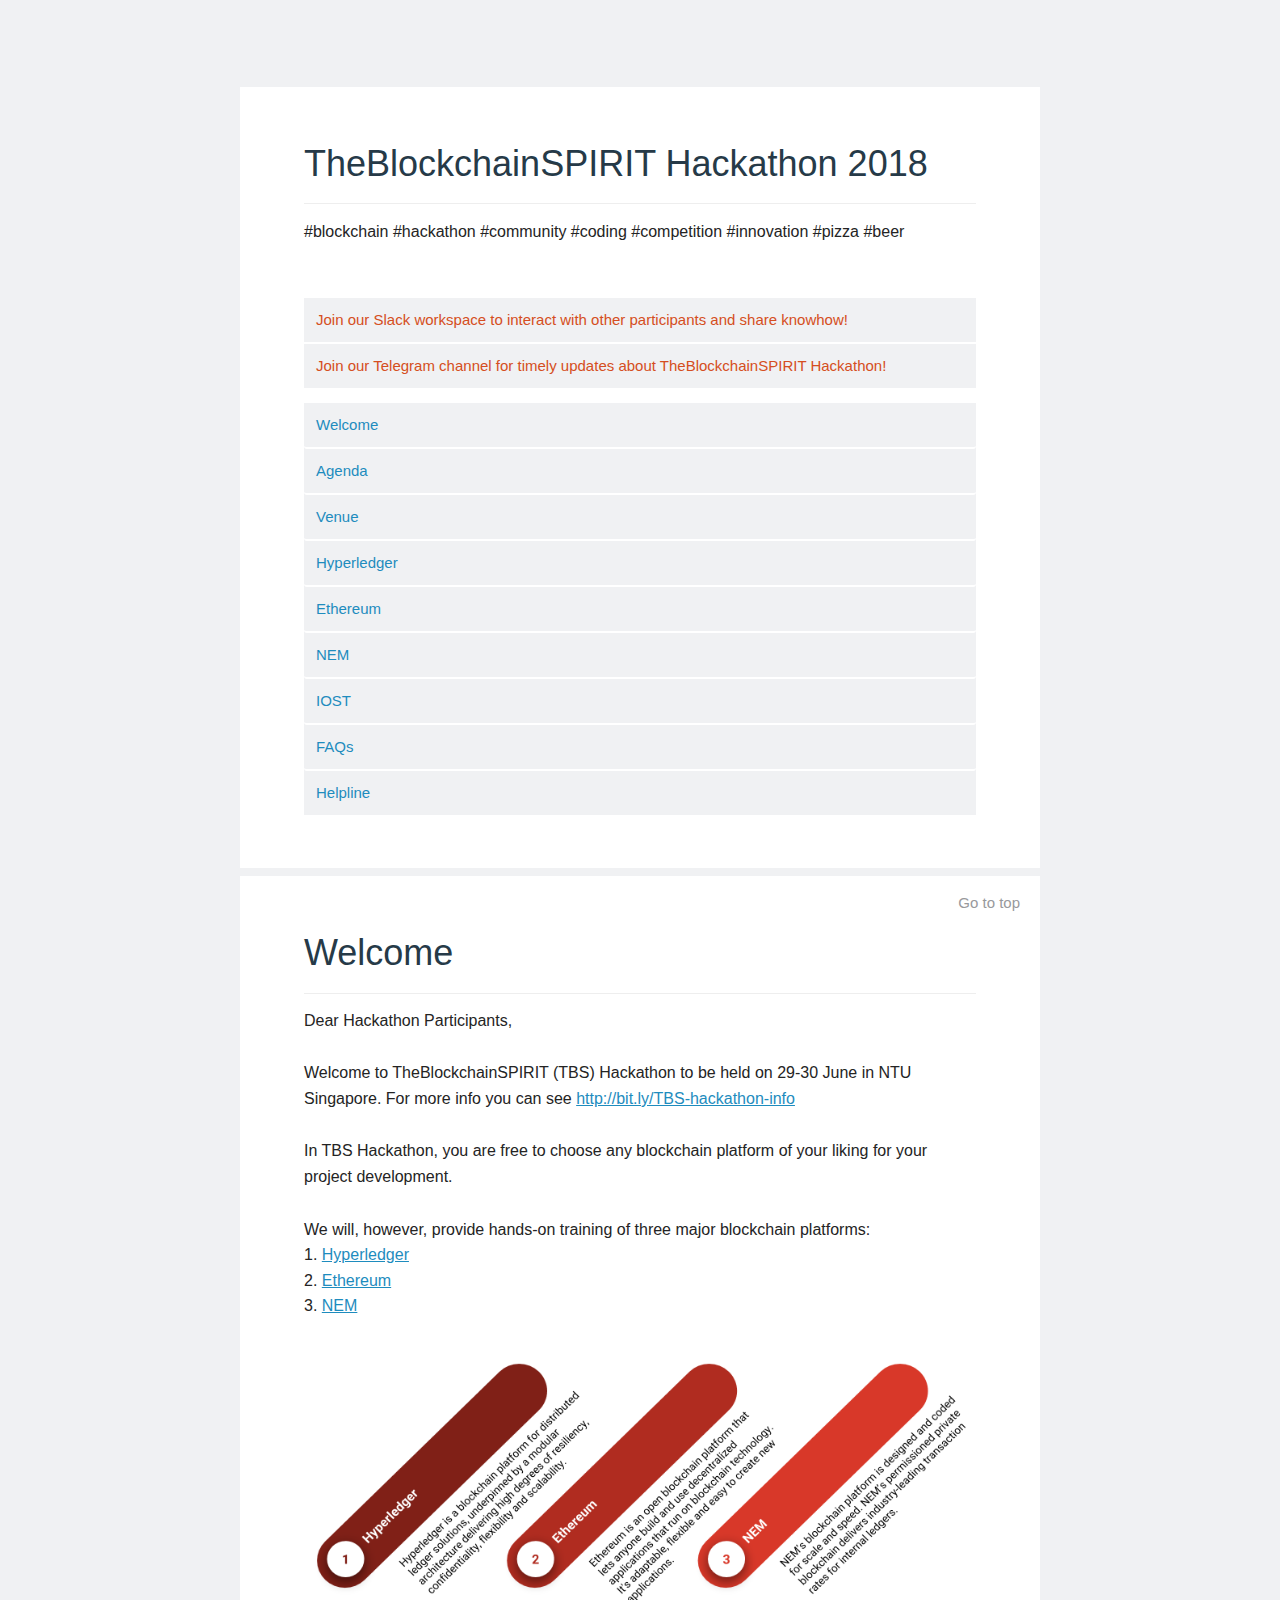
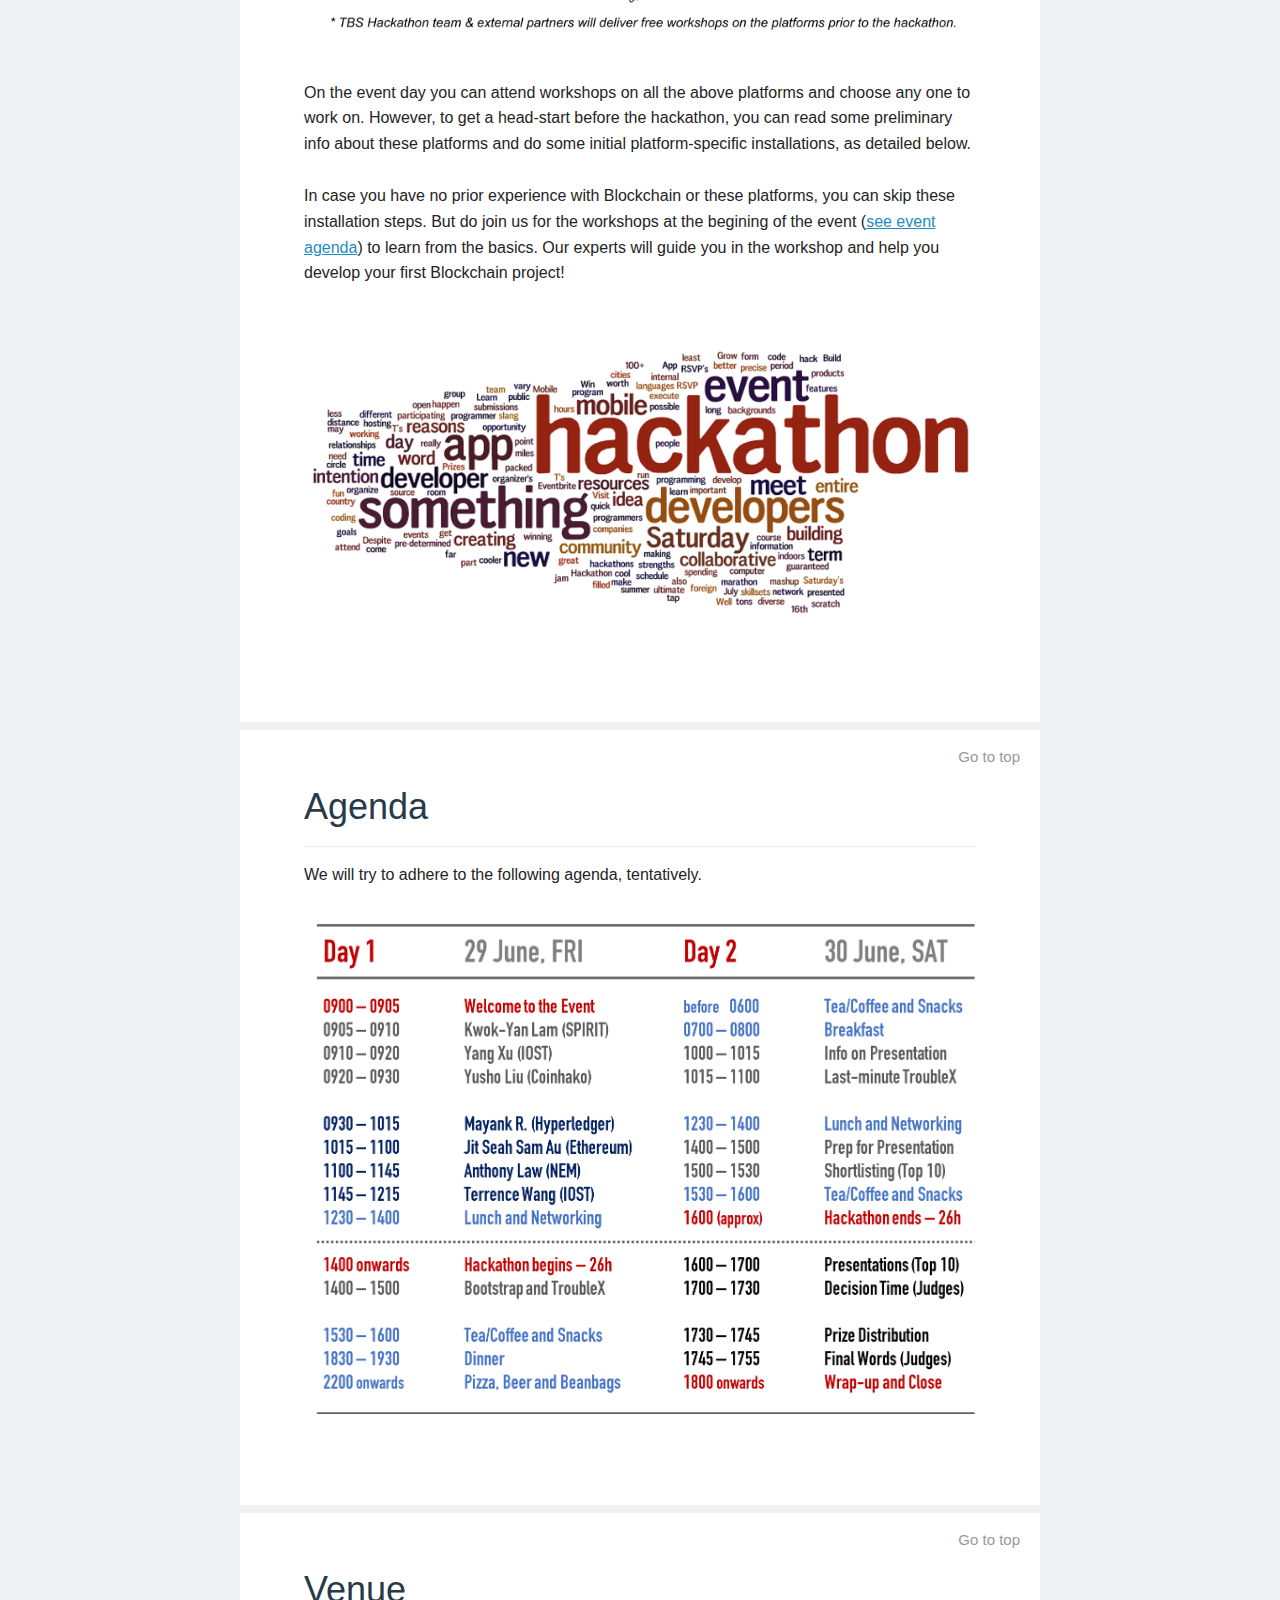
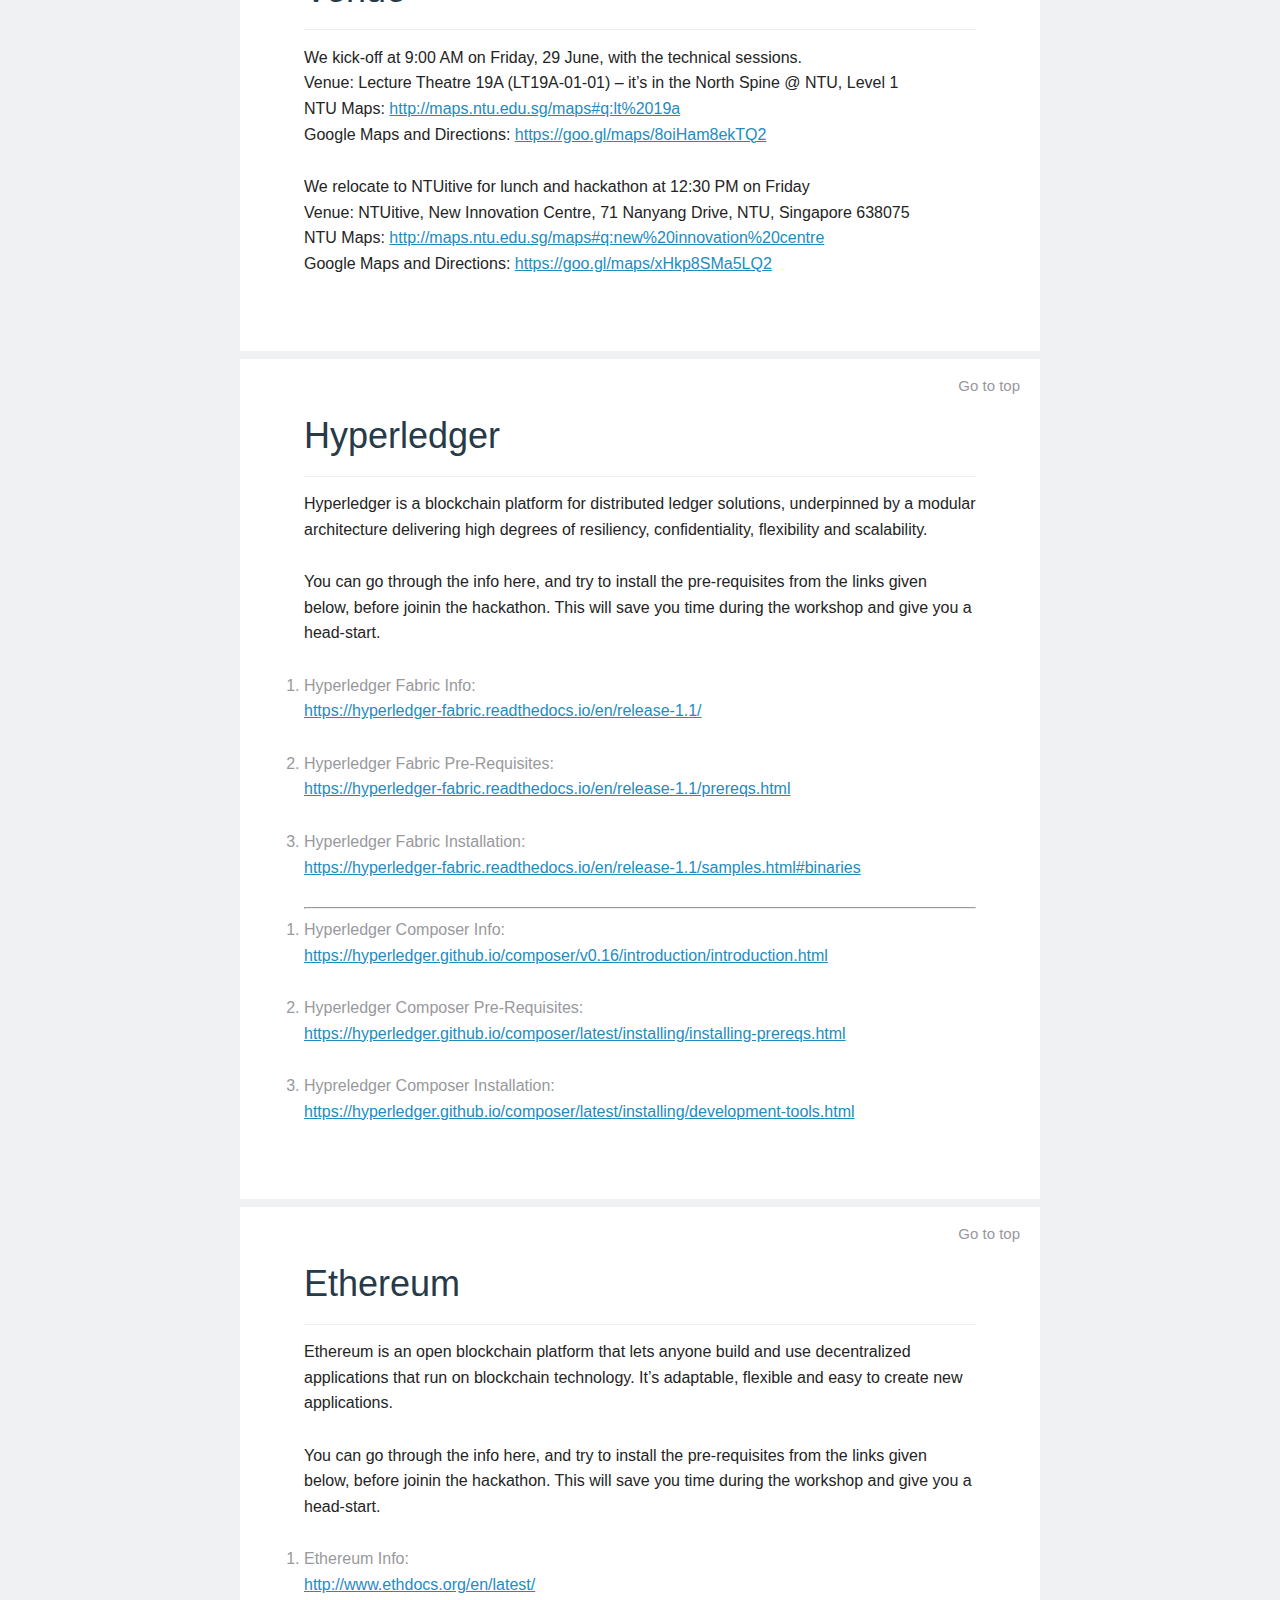
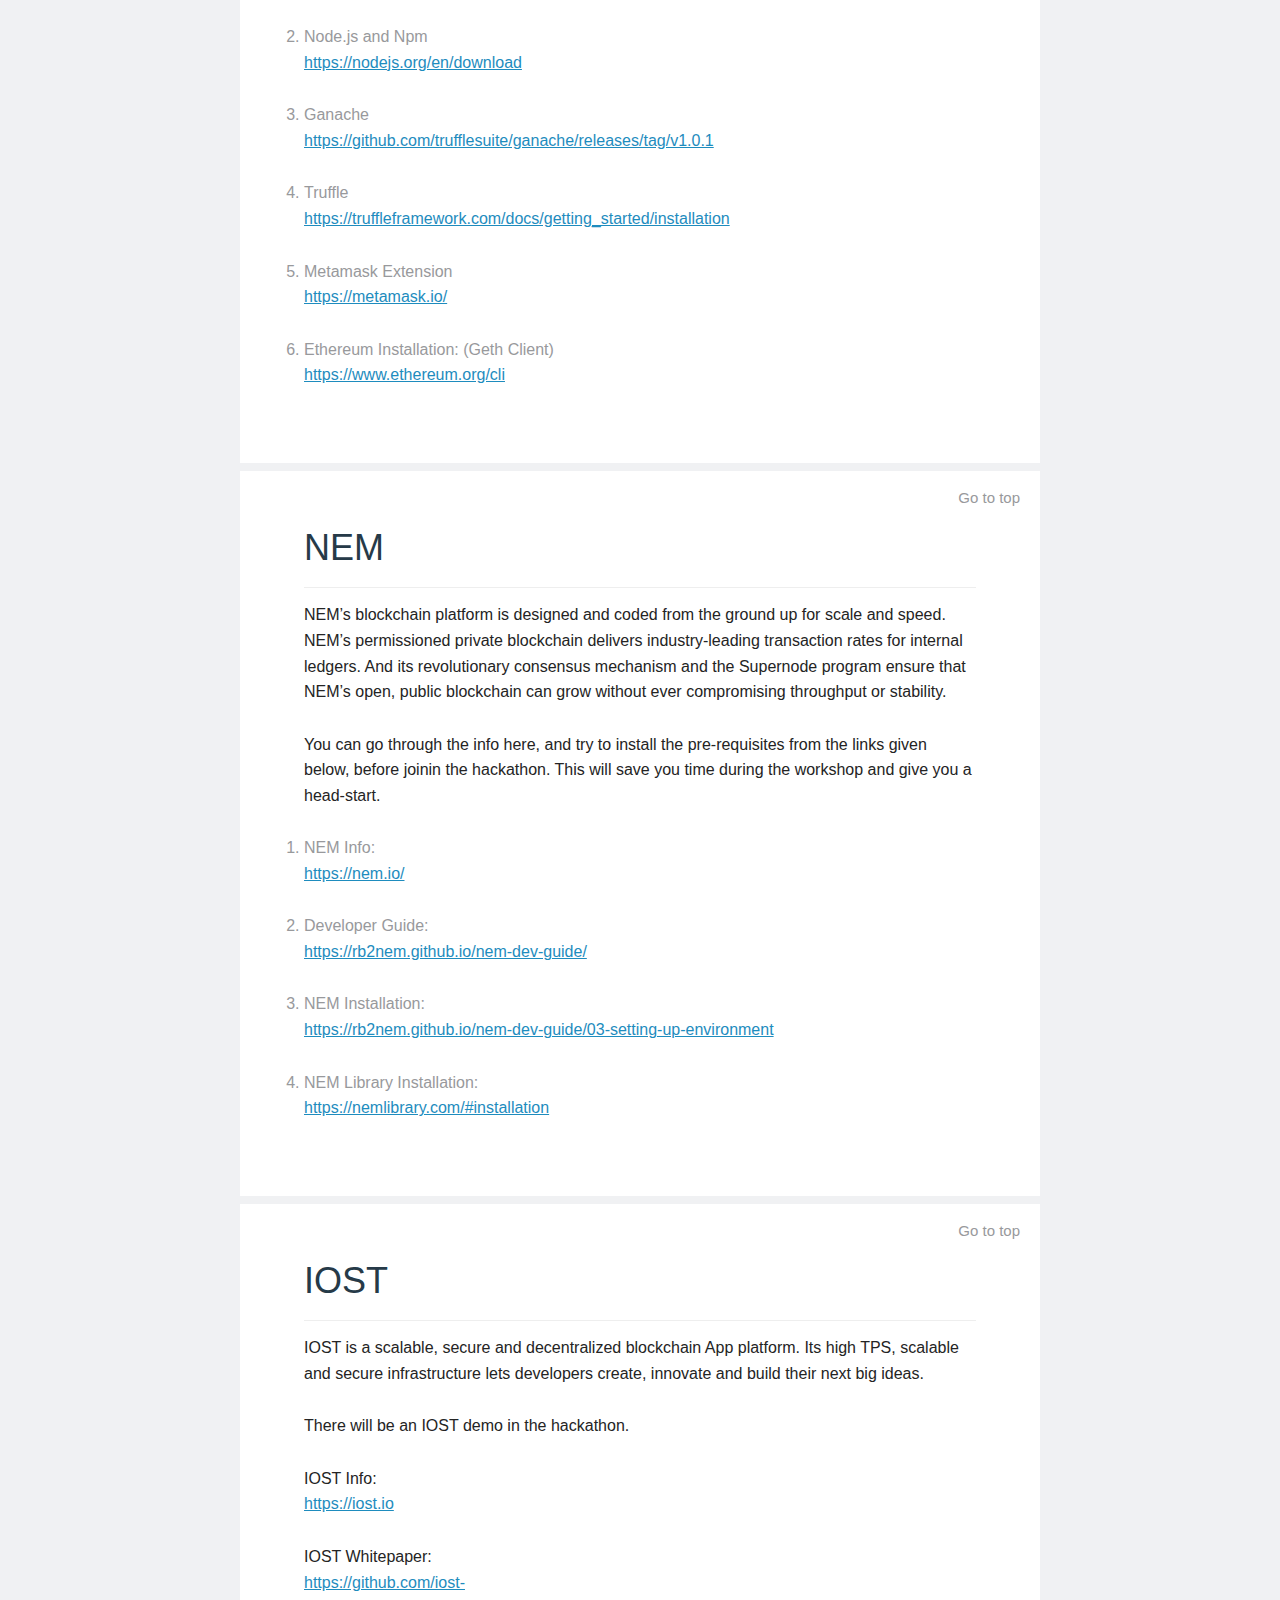
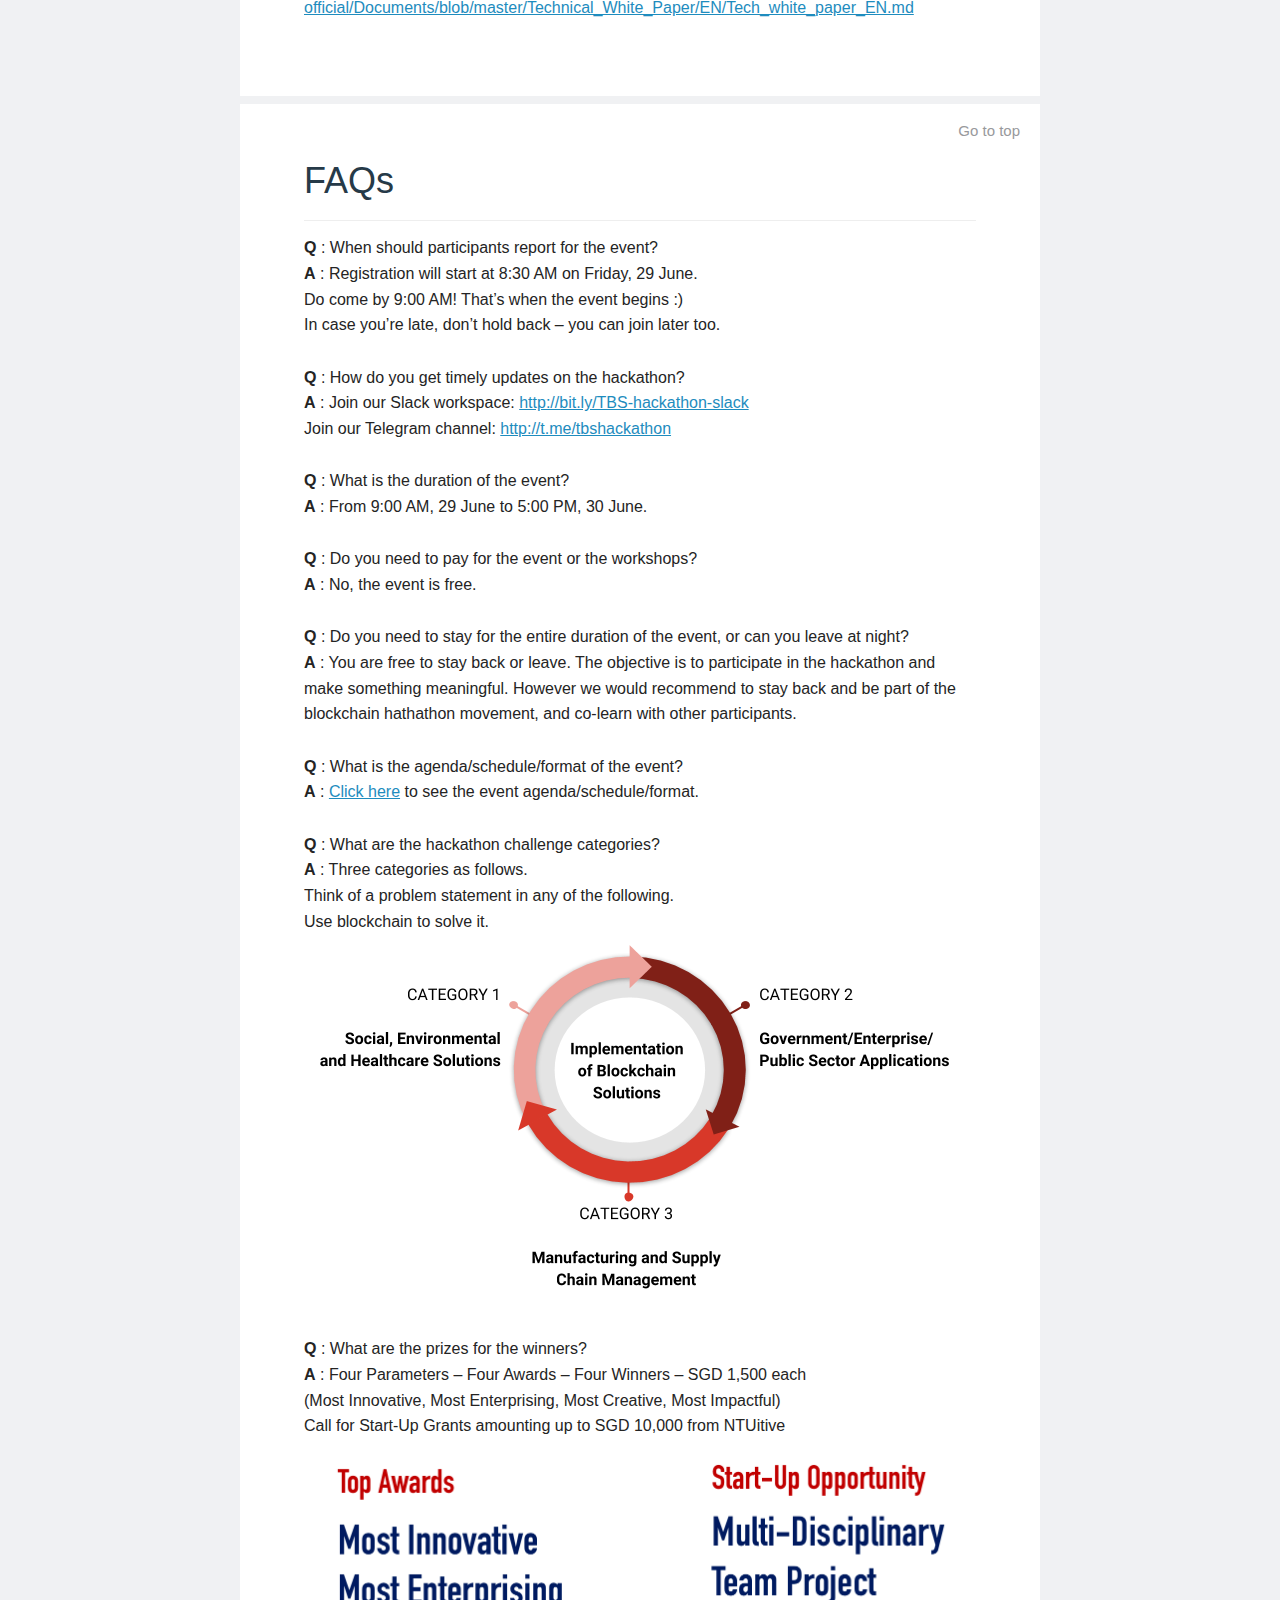
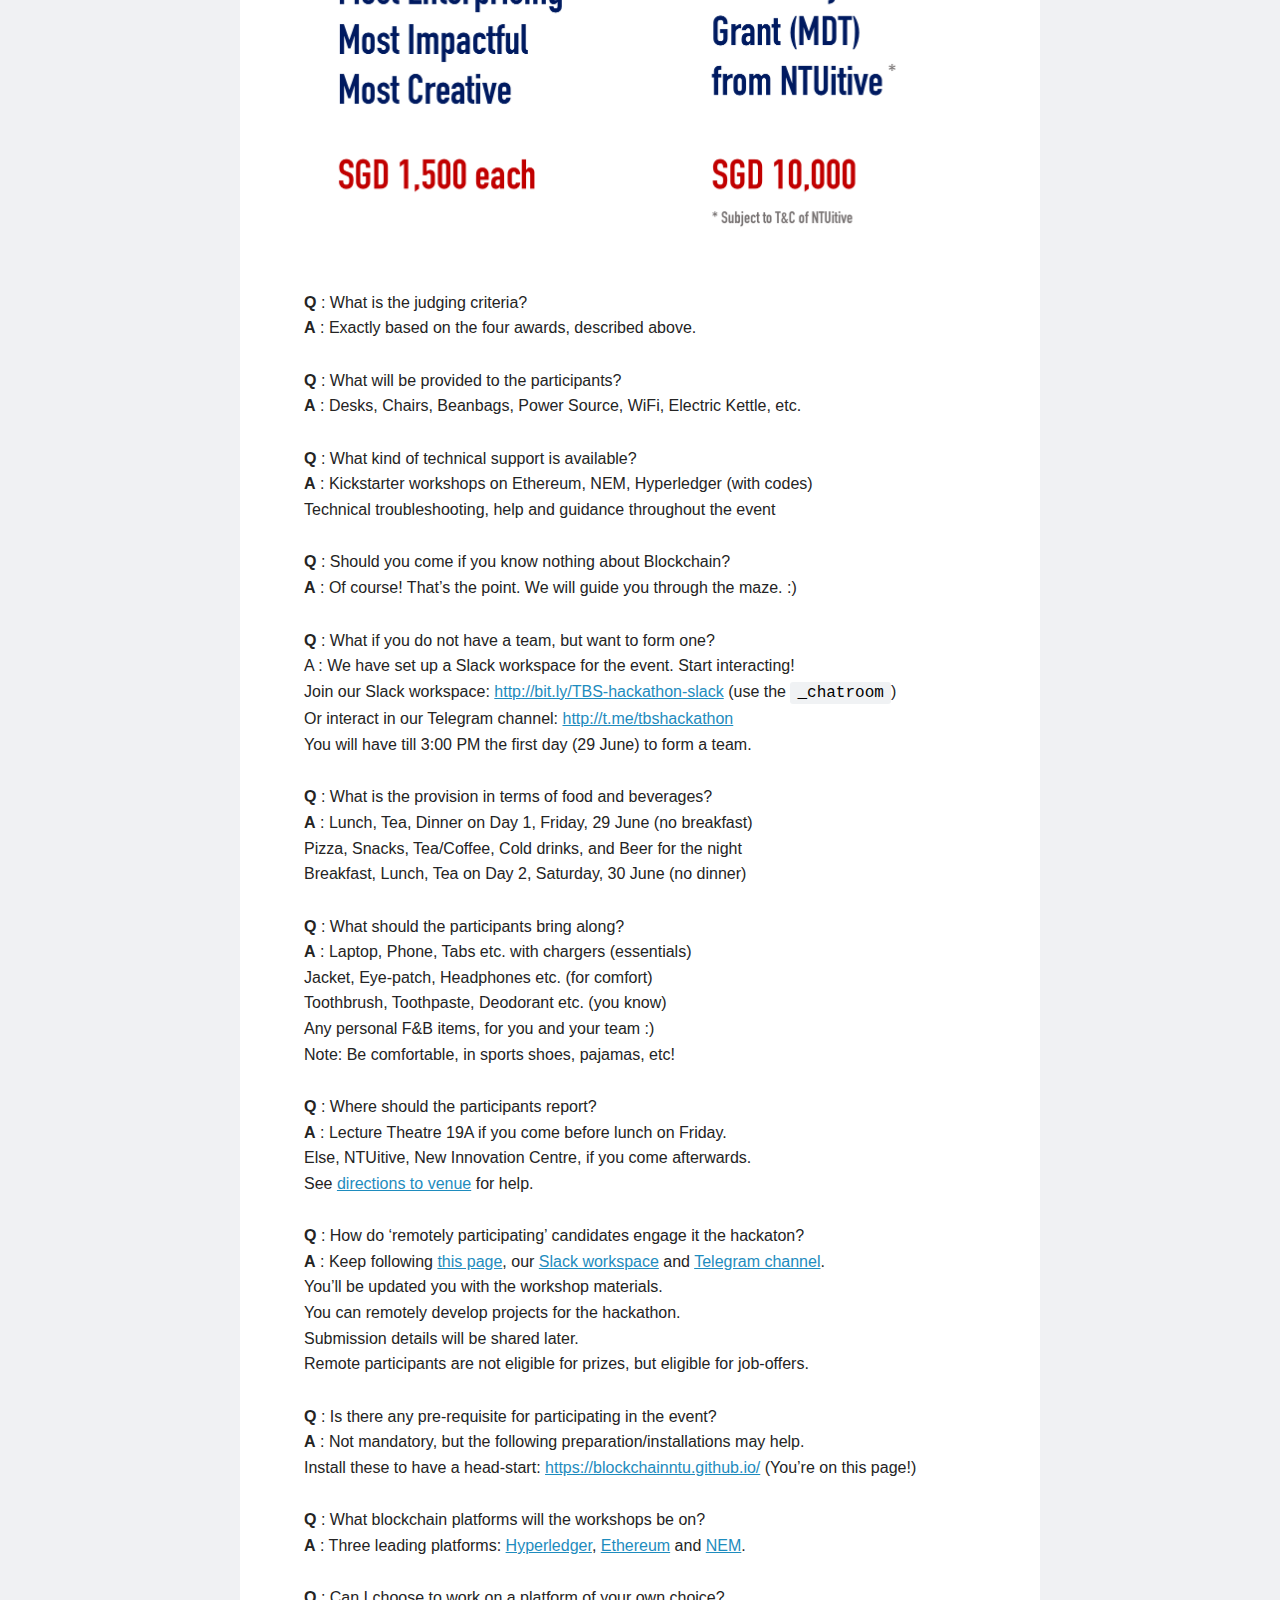
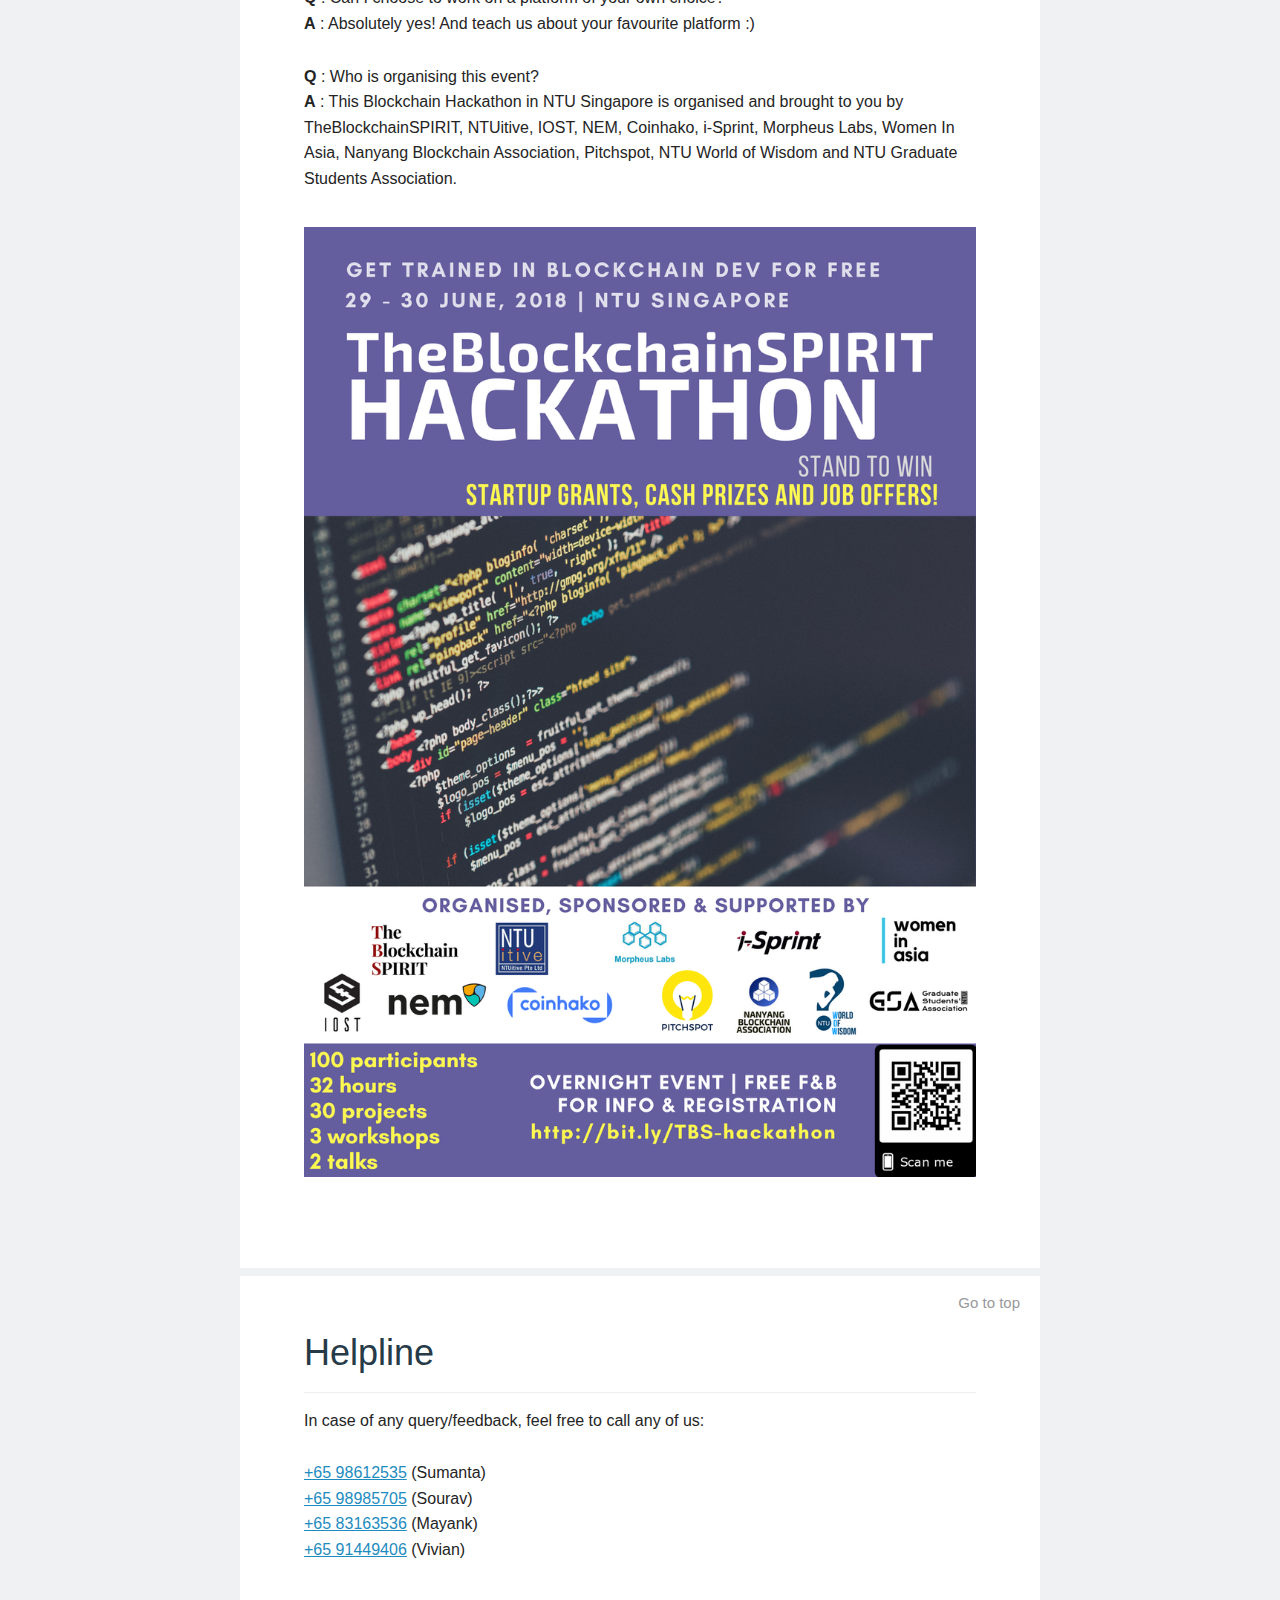
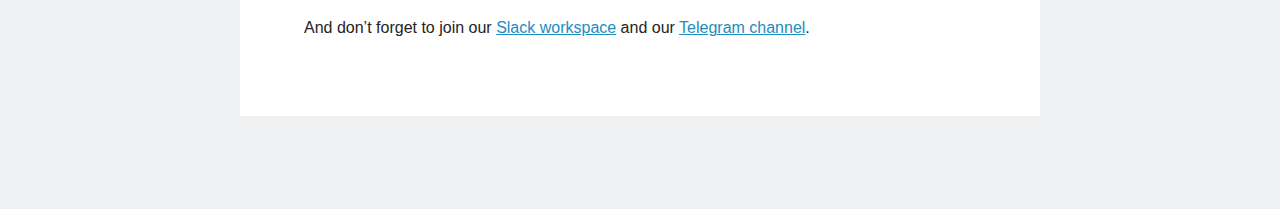
<file: index.html>
<!DOCTYPE html>
<html id="html" lang="en-us">
<head>
    <meta http-equiv="content-type" content="text/html;charset=utf-8">
    <meta name="viewport" content="width=device-width"/>
    <title>TheBlockchainSPIRIT Hackathon 2018</title>
    <meta name="description" content="A Blockchain Hackathon in NTU Singapore organised and brought to you by TheBlockchainSPIRIT, NTUitive, IOST, NEM, Coinhako, i-Sprint, Morpheus Labs, Women In Asia, Nanyang Blockchain Association, Pitchspot, NTU World of Wisdom and NTU Graduate Students Association.">
    <meta name="author" content="Sumanta Bose">
    <meta name="generator" content="Hugo 0.40.2" />
    <style type="text/css">
    body, div, dl, dt, dd, ul, ol, li, h1, h2, h3, h4, h5, h6, pre, form, fieldset, input, textarea, p, blockquote, th, td {
        margin: 0;
        padding: 0;
    }
    * {-webkit-box-sizing: border-box; -moz-box-sizing: border-box; box-sizing: border-box;}
    :before, :after {-webkit-box-sizing: border-box; -moz-box-sizing: border-box; box-sizing: border-box;}
    img, object, embed {max-width: 100%; height: auto;}
    object, embed {height: 100%;}
    img { margin: 1.25% 0; -ms-interpolation-mode: bicubic; }
    html {
        background-color: #F0F1F3;
        padding: 2%;
    }
    body {
        font-size: 16px;
        line-height: 1.6;
        font-family: -apple-system, BlinkMacSystemFont, "Segoe UI", Roboto, Helvetica, Arial, sans-serif, "Apple Color Emoji", "Segoe UI Emoji", "Segoe UI Symbol";
        color: #242424;
        max-width: 800px;
        margin: 5% auto;
       
    }
    body::after {
        clear: both;
        content: "";
        display: table;
    }
    header {
        margin-bottom: 8%;
    }
    footer {
        text-align: center;
    }
    h1, h2, h3, h4, h5, h1 a {
        color: #263A48;
        font-weight: 500;
        text-decoration: none;
    }
    h1, h2 {
        font-size: 36px;
        padding-bottom: 0.3em;
        margin-bottom: 0.4em;
        border-bottom: 1px solid #eee
    }
    h2 {
        font-size: 22px;
        padding-bottom: 0.6em;
        margin-bottom: 0.6em;
        margin-top: 2.5em;
    }
    h3 {
        font-size: 18px;
        margin-bottom: 0.3em;
    }
    h1 small a {
        color: #98999C;
        font-size: 15px;
        font-weight: normal;
        float: right;
        position: absolute;
        top: 15px;
        right: 20px;
    }
    section {
        background: #fff;
        margin-bottom: 1%;
        position: relative;
        padding: 6% 8%;
    }
    blockquote {
        border-left: 3px solid #d54e21;
        font-size: 16px;
        padding: 0 0 0 20px;
        color: #d54e21;
    }
    blockquote a {
        color: #d54e21;
        font-weight: 500;
    }
    blockquote code {
        color: #d54e21;
    }
    code, cite {
        background-color: #F0F2F4;
        border-radius: 3px;
        color: #000;
        font: monospace;
        padding: 2px 7px;
    }
    a {
        color: #1e8cbe;
        text-decoration: underline;
    }
    a:hover {
        color: #d54e21;
    }
    ul {
        list-style: none;
    }
    ol {
        list-style: number;
    }
    ol li {
        color: #98999C;
        margin-bottom: 5px;
    }
    ol li:last-child {
        margin-bottom: 0;
    }
    p, ul, ol, blockquote  {
        margin-bottom: 4%;
    }
    ul ul {
        padding-top: 0;
        margin-bottom: 0;
        margin-left: 4%;
    }
    ul ul li:before {
        content: '-';
        display: inline-block;
        padding-right: 2%;
    }

    ul.col-2 {
        color: #98999C;
        -webkit-column-count: 2;
        -moz-column-count: 2;
        column-count: 2;
        -webkit-column-gap: 20px;
        -moz-column-gap: 20px;
        column-gap: 20px;
    }

    @media screen and (min-width: 500px) {
        ul.col-2 {
            -webkit-column-count: 3;
            -moz-column-count: 3;
            column-count: 3;
            -webkit-column-gap: 20px;
            -moz-column-gap: 20px;
            column-gap: 20px;
        }
    }
    nav {
        background: #F0F1F3;
        min-width: 215px;
        margin-bottom: 5px;
        margin-top: 15px;
    }
    nav:first-of-type a {
        color: #d54e21;
        border-radius: 0;
    }
    nav:first-of-type a:hover {
        color: #d54e21;
    }
    nav:first-of-type a:before {
        background-color: #d54e21;
    }
    nav.affix {
        position: fixed;
        top: 20px;
    }
    nav.affix-bottom {
        position: absolute;
    }
    nav a {
        border-radius: 3px;
        font-size: 15px;
        display: block;
        cursor: pointer;
        font-weight: 500;
        position: relative;
        text-decoration: none; 
        padding: 10px 12px;
        width: 100%;
        padding-right: 3px;
        border-bottom: 2px solid #fff;
    }
    nav a:before {
        content: '';
        width: 4px;
        display: block;
        left: 0;
        position: absolute;
        height: 100%;
        display: none;
        background: #1e8cbe;
        top: 0;
    }
    nav a:hover {
        background-color: #E6E8EA;
        color: #1e8cbe;
        text-decoration: underline;
    }   
    nav a:hover:before {
        display: block;
    }
    nav a:last-of-type {
        border-bottom: none;
    }
    .gist {
        margin-top: 5.1%;
        margin-bottom: 5%;
    }
    @media screen and (max-width: 1050px) {
        body {
            margin: 0 auto;
        }
    }
    @media screen and (max-width: 767px) {
        header span {
            display: none;
        }
        h1 {
            font-size: 26px;
        }
        h2 {
            font-size: 20px;
        }
    }   
    @media screen and (max-width: 514px) {
        p, ul, ol, blockquote  {
            margin-bottom: 8%;
        }
    }
</style>
    <link rel="shortcut icon" href="./favicon.ico" type="image/x-icon" />
</head>

<body>
    <section id="Menu">
        <header>
            <h1>TheBlockchainSPIRIT Hackathon 2018</h1>
            <p>#blockchain #hackathon #community #coding #competition #innovation #pizza #beer</p>
        </header>
        <nav>
        
            <a href="http://bit.ly/TBS-hackathon-slack" target="blank">Join our Slack workspace to interact with other participants and share knowhow!</a>
        
            <a href="http://t.me/tbshackathon" target="blank">Join our Telegram channel for timely updates about TheBlockchainSPIRIT Hackathon!</a>
        
        </nav>
        <nav>
        
            <a href="#welcome">Welcome</a>
        
            <a href="#agenda">Agenda</a>
        
            <a href="#venue">Venue</a>
        
            <a href="#hyperledger">Hyperledger</a>
        
            <a href="#ethereum">Ethereum</a>
        
            <a href="#nem">NEM</a>
        
            <a href="#iost">IOST</a>
        
            <a href="#faqs">FAQs</a>
        
            <a href="#helpline">Helpline</a>
        
        </nav>
    </section>

    

    <section id="welcome">

        <h1><a href="#welcome">Welcome</a><small><a href="#html">Go to top</a></small></h1>

        <p>Dear Hackathon Participants,</p>

<p>Welcome to TheBlockchainSPIRIT (TBS) Hackathon to be held on 29-30 June in NTU Singapore. For more info you can see <a href="http://bit.ly/TBS-hackathon-info">http://bit.ly/TBS-hackathon-info</a></p>

<p>In TBS Hackathon, you are free to choose any blockchain platform of your liking for your project development.</p>

<p>We will, however, provide hands-on training of three major blockchain platforms:<br />
1. <a href="https://www.hyperledger.org">Hyperledger</a><br />
2. <a href="https://ethereum.org">Ethereum</a><br />
3. <a href="http://nem.io">NEM</a></p>

<p><img src="platforms.png" alt="" title="Hackathon Blockchian Platforms" /></p>

<p>On the event day you can attend workshops on all the above platforms and choose any one to work on. However, to get a head-start before the hackathon, you can read some preliminary info about these platforms and do some initial platform-specific installations, as detailed below.</p>

<p>In case you have no prior experience with Blockchain or these platforms, you can skip these installation steps. But do join us for the workshops at the begining of the event (<a href="#agenda">see event agenda</a>) to learn from the basics. Our experts will guide you in the workshop and help you develop your first Blockchain project!</p>

<!-- ![](https://cdn-images-1.medium.com/max/1600/1*aM1KkhdoJH503iWID_WJ8A.png "Hackathon") -->

<p><img src="cloud.png" alt="" title="Hackathon" /></p>


    </section>

    

    <section id="agenda">

        <h1><a href="#agenda">Agenda</a><small><a href="#html">Go to top</a></small></h1>

        <p>We will try to adhere to the following agenda, tentatively.</p>

<!-- Day 1, 29 June -- 09:00 to 12:30 -- Technical Session (Workshops)
Day 1, 29 June -- 12:30 to 15:00 -- Lunch, Networking (form teams)
Day 1, 29 June -- after lunch, start to code as soon as you are ready
Day 1, 29 June -- overnight, hack.. hack.. hackathon! Beer & pizza!
Day 2, 30 June -- 10:00 to 11:00 -- Information about Submissions
Day 2, 30 June -- 15:00 to 16:00 -- Judges interact and shortlist
Day 2, 30 June -- 16:00 to 17:30 -- Project (shortlisted) Presentations
Day 2, 30 June -- 17:30 to 18:00 -- Prize Distribution and wrap-up    -->  

<p><img src="/schedule.png" alt="" title="Hackathon Schedule" /></p>


    </section>

    

    <section id="venue">

        <h1><a href="#venue">Venue</a><small><a href="#html">Go to top</a></small></h1>

        <p>We kick-off at 9:00 AM on Friday, 29 June, with the technical sessions.<br />
Venue: Lecture Theatre 19A (LT19A-01-01) &ndash; it&rsquo;s in the North Spine @ NTU, Level 1<br />
NTU Maps: <a href="http://maps.ntu.edu.sg/maps#q:lt%2019a">http://maps.ntu.edu.sg/maps#q:lt%2019a</a><br />
Google Maps and Directions: <a href="https://goo.gl/maps/8oiHam8ekTQ2">https://goo.gl/maps/8oiHam8ekTQ2</a></p>

<p>We relocate to NTUitive for lunch and hackathon at 12:30 PM on Friday<br />
Venue: NTUitive, New Innovation Centre, 71 Nanyang Drive, NTU, Singapore 638075<br />
NTU Maps: <a href="http://maps.ntu.edu.sg/maps#q:new%20innovation%20centre">http://maps.ntu.edu.sg/maps#q:new%20innovation%20centre</a><br />
Google Maps and Directions: <a href="https://goo.gl/maps/xHkp8SMa5LQ2">https://goo.gl/maps/xHkp8SMa5LQ2</a></p>


    </section>

    

    <section id="hyperledger">

        <h1><a href="#hyperledger">Hyperledger</a><small><a href="#html">Go to top</a></small></h1>

        <p>Hyperledger is a blockchain platform for distributed ledger solutions, underpinned by a modular architecture delivering high degrees of resiliency, confidentiality, flexibility and scalability.</p>

<p>You can go through the info here, and try to install the pre-requisites from the links given below, before joinin the hackathon. This will save you time during the workshop and give you a head-start.</p>

<ol>
<li><p>Hyperledger Fabric Info:<br />
<a href="https://hyperledger-fabric.readthedocs.io/en/release-1.1/">https://hyperledger-fabric.readthedocs.io/en/release-1.1/</a></p></li>

<li><p>Hyperledger Fabric Pre-Requisites:<br />
<a href="https://hyperledger-fabric.readthedocs.io/en/release-1.1/prereqs.html">https://hyperledger-fabric.readthedocs.io/en/release-1.1/prereqs.html</a></p></li>

<li><p>Hyperledger Fabric Installation:<br />
<a href="https://hyperledger-fabric.readthedocs.io/en/release-1.1/samples.html#binaries">https://hyperledger-fabric.readthedocs.io/en/release-1.1/samples.html#binaries</a></p></li>
</ol>

<hr />

<ol>
<li><p>Hyperledger Composer Info:<br />
<a href="https://hyperledger.github.io/composer/v0.16/introduction/introduction.html">https://hyperledger.github.io/composer/v0.16/introduction/introduction.html</a></p></li>

<li><p>Hyperledger Composer Pre-Requisites:<br />
<a href="https://hyperledger.github.io/composer/latest/installing/installing-prereqs.html">https://hyperledger.github.io/composer/latest/installing/installing-prereqs.html</a></p></li>

<li><p>Hypreledger Composer Installation:<br />
<a href="https://hyperledger.github.io/composer/latest/installing/development-tools.html">https://hyperledger.github.io/composer/latest/installing/development-tools.html</a></p></li>
</ol>


    </section>

    

    <section id="ethereum">

        <h1><a href="#ethereum">Ethereum</a><small><a href="#html">Go to top</a></small></h1>

        <p>Ethereum is an open blockchain platform that lets anyone build and use decentralized applications that run on blockchain technology. It&rsquo;s adaptable, flexible and easy to create new applications.</p>

<p>You can go through the info here, and try to install the pre-requisites from the links given below, before joinin the hackathon. This will save you time during the workshop and give you a head-start.</p>

<ol>
<li><p>Ethereum Info:<br />
<a href="http://www.ethdocs.org/en/latest/">http://www.ethdocs.org/en/latest/</a></p></li>

<li><p>Node.js and Npm<br />
<a href="https://nodejs.org/en/download">https://nodejs.org/en/download</a></p></li>

<li><p>Ganache<br />
<a href="https://github.com/trufflesuite/ganache/releases/tag/v1.0.1">https://github.com/trufflesuite/ganache/releases/tag/v1.0.1</a></p></li>

<li><p>Truffle<br />
<a href="https://truffleframework.com/docs/getting_started/installation">https://truffleframework.com/docs/getting_started/installation</a></p></li>

<li><p>Metamask Extension<br />
<a href="https://metamask.io/">https://metamask.io/</a></p></li>

<li><p>Ethereum Installation: (Geth Client)<br />
<a href="https://www.ethereum.org/cli">https://www.ethereum.org/cli</a></p></li>
</ol>


    </section>

    

    <section id="nem">

        <h1><a href="#nem">NEM</a><small><a href="#html">Go to top</a></small></h1>

        <p>NEM’s blockchain platform is designed and coded from the ground up for scale and speed. NEM’s permissioned private blockchain delivers industry-leading transaction rates for internal ledgers. And its revolutionary consensus mechanism and the Supernode program ensure that NEM’s open, public blockchain can grow without ever compromising throughput or stability.</p>

<p>You can go through the info here, and try to install the pre-requisites from the links given below, before joinin the hackathon. This will save you time during the workshop and give you a head-start.</p>

<ol>
<li><p>NEM Info:<br />
<a href="https://nem.io/">https://nem.io/</a></p></li>

<li><p>Developer Guide:<br />
<a href="https://rb2nem.github.io/nem-dev-guide/">https://rb2nem.github.io/nem-dev-guide/</a></p></li>

<li><p>NEM Installation:<br />
<a href="https://rb2nem.github.io/nem-dev-guide/03-setting-up-environment">https://rb2nem.github.io/nem-dev-guide/03-setting-up-environment</a></p></li>

<li><p>NEM Library Installation:<br />
<a href="https://nemlibrary.com/#installation">https://nemlibrary.com/#installation</a></p></li>
</ol>


    </section>

    

    <section id="iost">

        <h1><a href="#iost">IOST</a><small><a href="#html">Go to top</a></small></h1>

        <p>IOST is a scalable, secure and decentralized blockchain App platform. Its high TPS, scalable and secure infrastructure lets developers create, innovate and build their next big ideas.</p>

<p>There will be an IOST demo in the hackathon.</p>

<p>IOST Info:<br />
<a href="https://iost.io">https://iost.io</a></p>

<p>IOST Whitepaper:<br />
<a href="https://github.com/iost-official/Documents/blob/master/Technical_White_Paper/EN/Tech_white_paper_EN.md">https://github.com/iost-official/Documents/blob/master/Technical_White_Paper/EN/Tech_white_paper_EN.md</a></p>


    </section>

    

    <section id="faqs">

        <h1><a href="#faqs">FAQs</a><small><a href="#html">Go to top</a></small></h1>

        <p><strong>Q</strong> : When should participants report for the event?<br />
<strong>A</strong> : Registration will start at 8:30 AM on Friday, 29 June.<br />
        Do come by 9:00 AM! That&rsquo;s when the event begins :)<br />
        In case you&rsquo;re late, don&rsquo;t hold back &ndash; you can join later too.</p>

<p><strong>Q</strong> : How do you get timely updates on the hackathon?<br />
<strong>A</strong> : Join our Slack workspace: <a href="http://bit.ly/TBS-hackathon-slack">http://bit.ly/TBS-hackathon-slack</a><br />
        Join our Telegram channel: <a href="http://t.me/tbshackathon">http://t.me/tbshackathon</a></p>

<p><strong>Q</strong> : What is the duration of the event?<br />
<strong>A</strong> : From 9:00 AM, 29 June to 5:00 PM, 30 June.</p>

<p><strong>Q</strong> : Do you need to pay for the event or the workshops?<br />
<strong>A</strong> : No, the event is free.</p>

<p><strong>Q</strong> : Do you need to stay for the entire duration of the event, or can you leave at night?<br />
<strong>A</strong> : You are free to stay back or leave. The objective is to participate in the hackathon and make something meaningful. However we would recommend to stay back and be part of the blockchain hathathon movement, and co-learn with other participants.</p>

<p><strong>Q</strong> : What is the agenda/schedule/format of the event?<br />
<strong>A</strong> : <a href="http://localhost:1313/#agenda">Click here</a> to see the event agenda/schedule/format.</p>

<p><strong>Q</strong> : What are the hackathon challenge categories?<br />
<strong>A</strong> : Three categories as follows.<br />
        Think of a problem statement in any of the following.<br />
        Use blockchain to solve it.<br />
        <img src="challenge.png" alt="" title="Challenge Categories" /></p>

<p><strong>Q</strong> : What are the prizes for the winners?<br />
<strong>A</strong> : Four Parameters &ndash; Four Awards &ndash; Four Winners &ndash; SGD 1,500 each<br />
     (Most Innovative, Most Enterprising, Most Creative, Most Impactful)<br />
     Call for Start-Up Grants amounting up to SGD 10,000 from NTUitive<br />
     <img src="awards-opportunities.png" alt="" title="Awards and Opportunities" /></p>

<p><strong>Q</strong> : What is the judging criteria?<br />
<strong>A</strong> : Exactly based on the four awards, described above.</p>

<p><strong>Q</strong> : What will be provided to the participants?<br />
<strong>A</strong> : Desks, Chairs, Beanbags, Power Source, WiFi, Electric Kettle, etc.</p>

<p><strong>Q</strong> : What kind of technical support is available?<br />
<strong>A</strong> : Kickstarter workshops on Ethereum, NEM, Hyperledger (with codes)<br />
     Technical troubleshooting, help and guidance throughout the event</p>

<p><strong>Q</strong> : Should you come if you know nothing about Blockchain?<br />
<strong>A</strong> : Of course! That&rsquo;s the point. We will guide you through the maze. :)</p>

<p><strong>Q</strong> : What if you do not have a team, but want to form one?<br />
A : We have set up a Slack workspace for the event. Start interacting!<br />
     Join our Slack workspace: <a href="http://bit.ly/TBS-hackathon-slack">http://bit.ly/TBS-hackathon-slack</a> (use the <code>_chatroom</code>)<br />
     Or interact in our Telegram channel: <a href="http://t.me/tbshackathon">http://t.me/tbshackathon</a><br />
     You will have till 3:00 PM the first day (29 June) to form a team.</p>

<p><strong>Q</strong> : What is the provision in terms of food and beverages?<br />
<strong>A</strong> : Lunch, Tea, Dinner on Day 1, Friday, 29 June (no breakfast)<br />
     Pizza, Snacks, Tea/Coffee, Cold drinks, and Beer for the night<br />
     Breakfast, Lunch, Tea on Day 2, Saturday, 30 June (no dinner)</p>

<p><strong>Q</strong> : What should the participants bring along?<br />
<strong>A</strong> : Laptop, Phone, Tabs etc. with chargers (essentials)<br />
     Jacket, Eye-patch, Headphones etc. (for comfort)<br />
     Toothbrush, Toothpaste, Deodorant etc. (you know)<br />
     Any personal F&amp;B items, for you and your team :)<br />
     Note: Be comfortable, in sports shoes, pajamas, etc!</p>

<p><strong>Q</strong> : Where should the participants report?<br />
<strong>A</strong> : Lecture Theatre 19A if you come before lunch on Friday.<br />
     Else, NTUitive, New Innovation Centre, if you come afterwards.<br />
     See <a href="#venue">directions to venue</a> for help.</p>

<p><strong>Q</strong> : How do &lsquo;remotely participating&rsquo; candidates engage it the hackaton?<br />
<strong>A</strong> : Keep following <a href="#">this page</a>, our <a href="http://bit.ly/TBS-hackathon-slack">Slack workspace</a> and <a href="http://t.me/tbshackathon">Telegram channel</a>.<br />
        You&rsquo;ll be updated you with the workshop materials.<br />
        You can remotely develop projects for the hackathon.<br />
        Submission details will be shared later.<br />
        Remote participants are not eligible for prizes, but eligible for job-offers.</p>

<p><strong>Q</strong> : Is there any pre-requisite for participating in the event?<br />
<strong>A</strong> : Not mandatory, but the following preparation/installations may help.<br />
     Install these to have a head-start: <a href="https://blockchainntu.github.io/">https://blockchainntu.github.io/</a> (You&rsquo;re on this page!)</p>

<p><strong>Q</strong> : What blockchain platforms will the workshops be on?<br />
<strong>A</strong> : Three leading platforms: <a href="https://www.hyperledger.org">Hyperledger</a>, <a href="https://ethereum.org">Ethereum</a> and <a href="http://nem.io">NEM</a>.</p>

<p><strong>Q</strong> : Can I choose to work on a platform of your own choice?<br />
<strong>A</strong> : Absolutely yes! And teach us about your favourite platform :)</p>

<p><strong>Q</strong> : Who is organising this event?<br />
<strong>A</strong> : This Blockchain Hackathon in NTU Singapore is organised and brought to you by TheBlockchainSPIRIT, NTUitive, IOST, NEM, Coinhako, i-Sprint, Morpheus Labs, Women In Asia, Nanyang Blockchain Association, Pitchspot, NTU World of Wisdom and NTU Graduate Students Association.</p>

<!-- ![](http://scse.ntu.edu.sg/SPIRIT/updates/Documents/_ATK-zWA.png "TheBlockchainSPIRIT Hackathon") -->

<p><img src="poster.png" alt="" title="TheBlockchainSPIRIT Hackathon" /></p>


    </section>

    

    <section id="helpline">

        <h1><a href="#helpline">Helpline</a><small><a href="#html">Go to top</a></small></h1>

        <p>In case of any query/feedback, feel free to call any of us:</p>

<ul>
<li><a href="tel:+6598612535">+65 98612535</a> (Sumanta)<br /></li>
<li><a href="tel:+6598985705">+65 98985705</a> (Sourav)<br /></li>
<li><a href="tel:+6583163536">+65 83163536</a> (Mayank)<br /></li>
<li><a href="tel:+6591449406">+65 91449406</a> (Vivian)<br />
<br /></li>
</ul>

<p>And don&rsquo;t forget to join our <a href="http://bit.ly/TBS-hackathon-slack">Slack workspace</a> and our <a href="http://t.me/tbshackathon">Telegram channel</a>.</p>


    </section>

    

</body>
</html>
</file>
